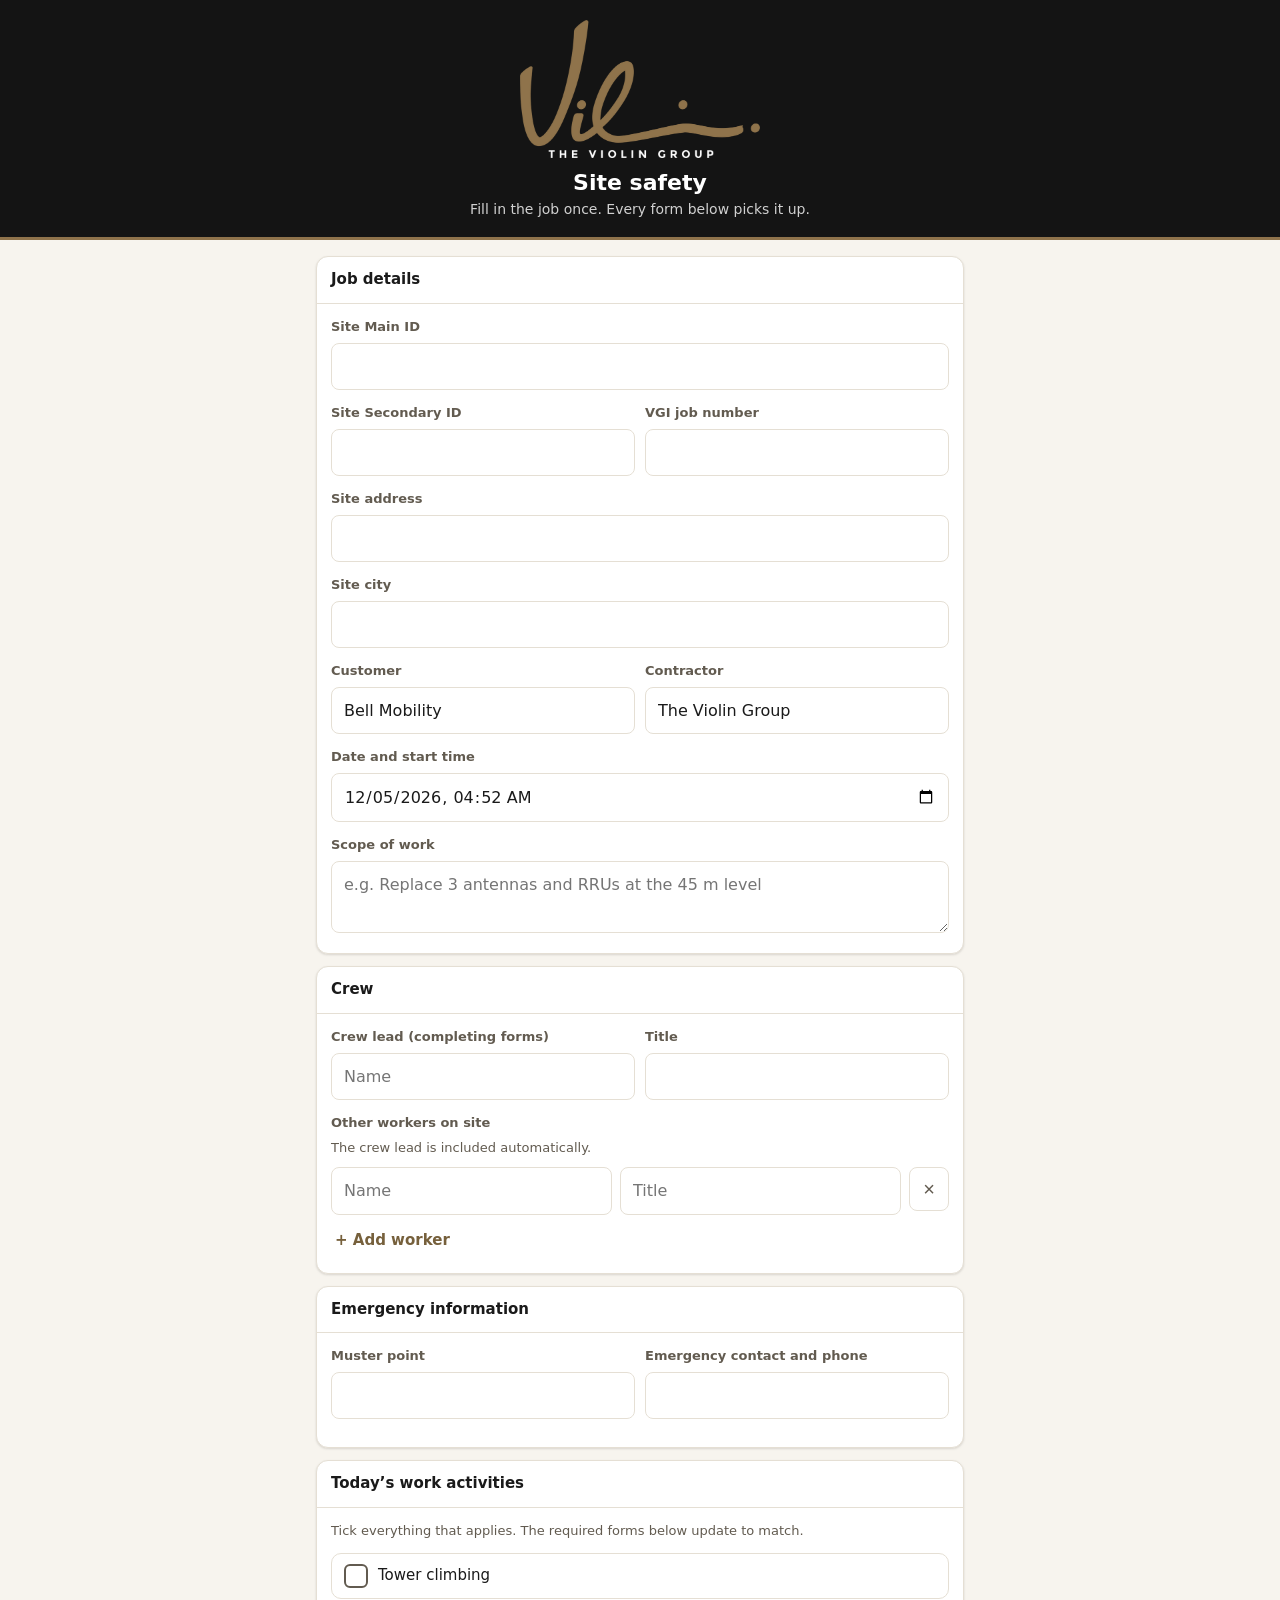
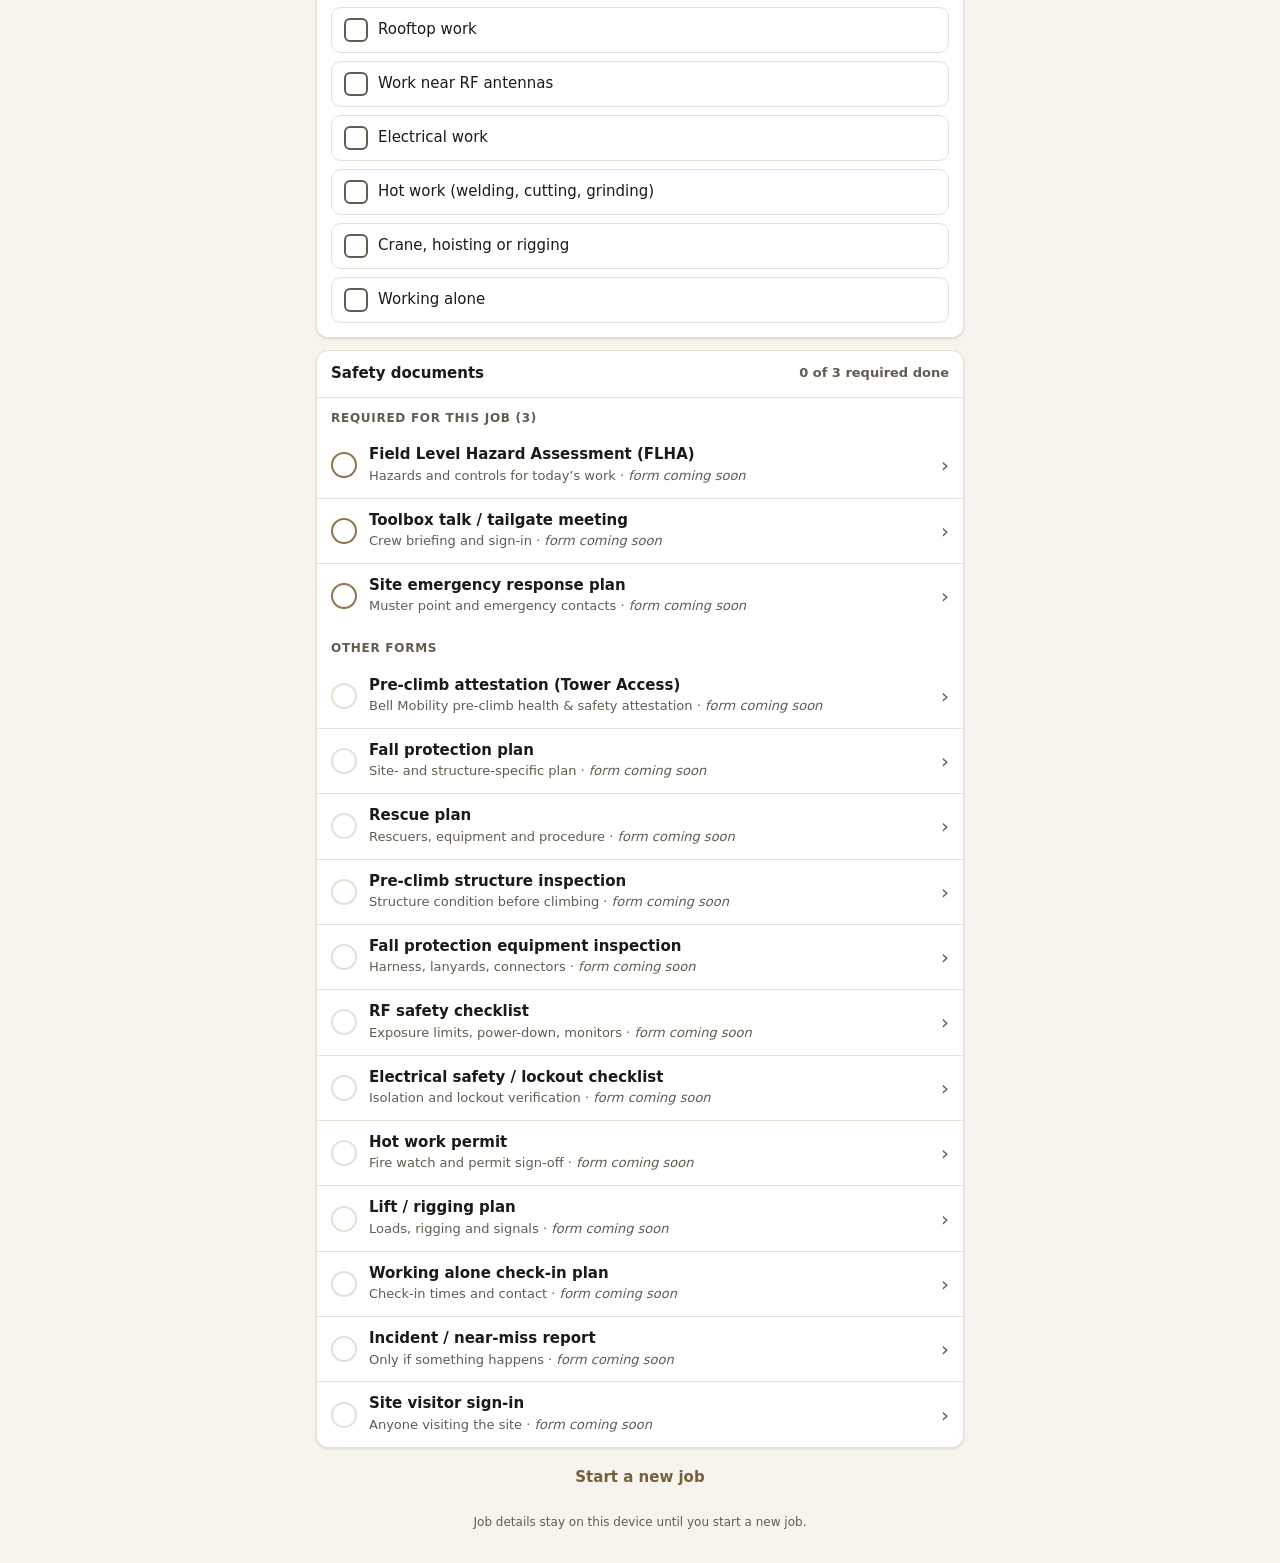
<file: index.html>
<!doctype html>
<html lang="en">
<head>
<meta charset="utf-8">
<meta name="viewport" content="width=device-width, initial-scale=1">
<title>Site Safety</title>
<!-- Sends the site's main address (…github.io/site-safety/) to the app's home page -->
<meta http-equiv="refresh" content="0; url=TheViolinGroupSafetyApp.html">
<script>location.replace('TheViolinGroupSafetyApp.html' + location.search + location.hash);</script>
</head>
<body><p><a href="TheViolinGroupSafetyApp.html">Open The Violin Group Safety App</a></p></body>
</html>
</file>
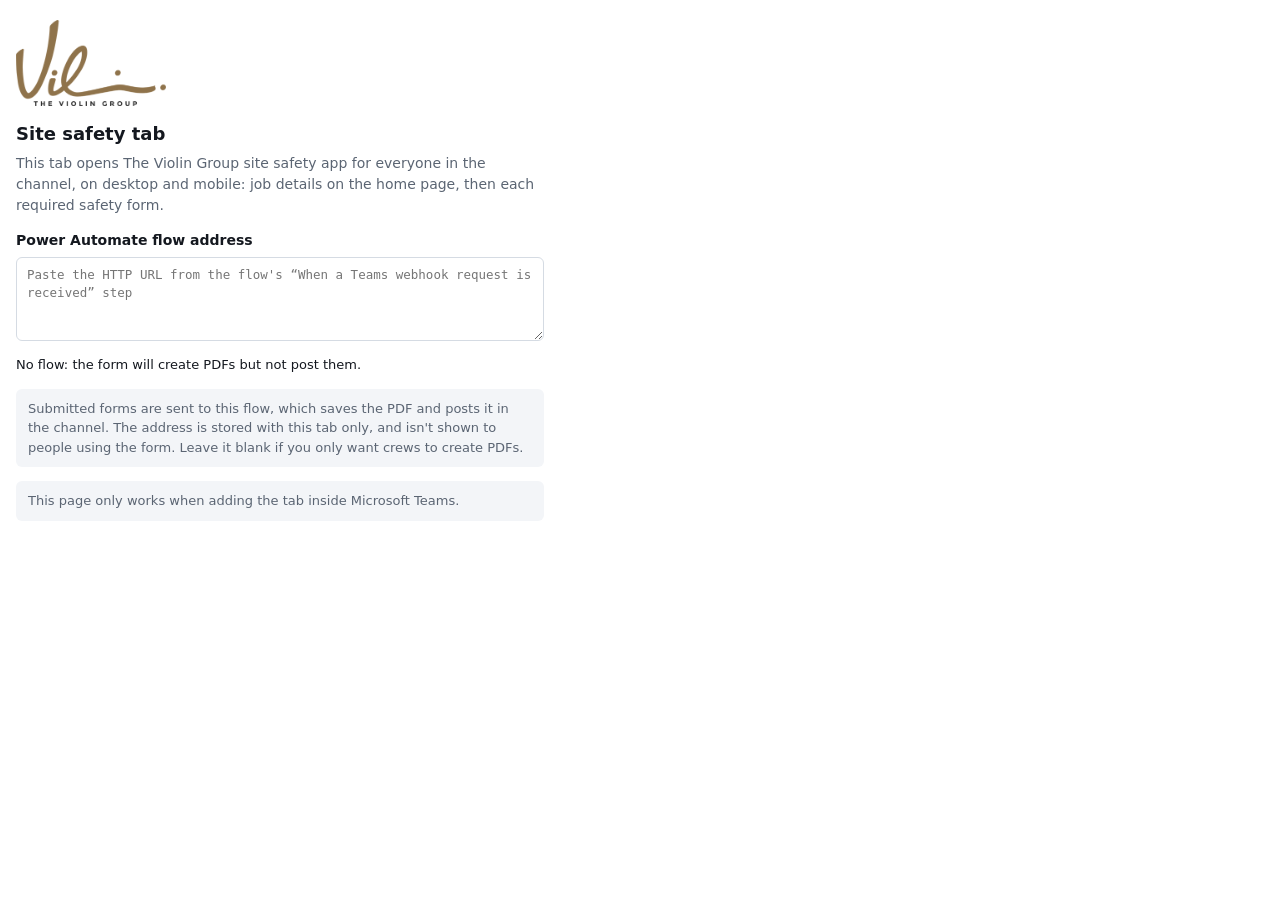
<file: config.html>
<!doctype html>
<html lang="en">
<head>
<meta charset="utf-8">
<meta name="viewport" content="width=device-width, initial-scale=1">
<title>Site Safety Tab Setup</title>
<style>
  :root {
    --bg: #ffffff; --ink: #14181f; --muted: #5b6573; --line: #d5dbe3; --field: #ffffff;
    --accent: #76603c; --ok: #1d7a46; --warn: #b3261e; --soft: #f3f5f8;
    color-scheme: light;
  }
  :root[data-theme="dark"] {
    --bg: #1f1f1f; --ink: #eef1f5; --muted: #a3acb9; --line: #3b4048; --field: #161819;
    --accent: #c9a874; --ok: #5fcf8d; --warn: #ff8a80; --soft: #26292e;
    color-scheme: dark;
  }
  @media (prefers-color-scheme: dark) {
    :root:not([data-theme="light"]) {
      --bg: #1f1f1f; --ink: #eef1f5; --muted: #a3acb9; --line: #3b4048; --field: #161819;
      --accent: #c9a874; --ok: #5fcf8d; --warn: #ff8a80; --soft: #26292e;
      color-scheme: dark;
    }
  }
  * { box-sizing: border-box; }
  body { margin: 0; background: var(--bg); color: var(--ink); font: 14px/1.5 "Segoe UI", system-ui, -apple-system, Roboto, sans-serif; }
  main { max-width: 560px; padding: 20px 16px; }
  h1 { font-size: 18px; margin: 0 0 6px; }
  p { margin: 0 0 14px; color: var(--muted); }
  label { display: block; font-weight: 600; margin: 0 0 6px; }
  textarea {
    width: 100%; min-height: 84px; resize: vertical; word-break: break-all;
    font: 12.5px/1.4 ui-monospace, Menlo, Consolas, monospace; color: var(--ink);
    background: var(--field); border: 1px solid var(--line); border-radius: 6px; padding: 8px 10px;
  }
  textarea:focus { outline: 2px solid var(--accent); outline-offset: 1px; }
  .msg { margin-top: 8px; font-size: 13px; }
  .msg.ok { color: var(--ok); }
  .msg.bad { color: var(--warn); }
  .note { background: var(--soft); border-radius: 6px; padding: 10px 12px; font-size: 13px; color: var(--muted); margin-top: 14px; }
  .outside { display: none; }
  .logo { width: 150px; height: auto; display: block; margin: 0 0 14px; }
  .logo.on-dark { display: none; }
  :root[data-theme="dark"] .logo.on-light { display: none; }
  :root[data-theme="dark"] .logo.on-dark { display: block; }
  @media (prefers-color-scheme: dark) {
    :root:not([data-theme="light"]) .logo.on-light { display: none; }
    :root:not([data-theme="light"]) .logo.on-dark { display: block; }
  }
  body.not-teams .outside { display: block; }
</style>
</head>
<body>
<main>
  <img class="logo on-light" src="logo-dark-text.png" alt="The Violin Group" width="720" height="415">
  <img class="logo on-dark" src="logo-light-text.png" alt="The Violin Group" width="720" height="415">
  <h1>Site safety tab</h1>
  <p>This tab opens The Violin Group site safety app for everyone in the channel, on desktop and mobile: job details on the home page, then each required safety form.</p>

  <label for="flow">Power Automate flow address</label>
  <textarea id="flow" spellcheck="false" autocapitalize="off" autocomplete="off" placeholder="Paste the HTTP URL from the flow's “When a Teams webhook request is received” step"></textarea>
  <div class="msg" id="msg"></div>

  <div class="note">Submitted forms are sent to this flow, which saves the PDF and posts it in the channel. The address is stored with this tab only, and isn't shown to people using the form. Leave it blank if you only want crews to create PDFs.</div>
  <div class="note outside">This page only works when adding the tab inside Microsoft Teams.</div>
</main>

<script src="https://res.cdn.office.net/teams-js/2.43.1/js/MicrosoftTeams.min.js"></script>
<script>
(function () {
  const FLOW_KEY = 'vgSafetyFlow.v1';
  const box = document.getElementById('flow'), msg = document.getElementById('msg');
  const formUrl = new URL('TheViolinGroupSafetyApp.html', location.href.split('#')[0].split('?')[0]).href;
  const valid = u => /^https:\/\/\S+$/i.test(u);

  // Pre-fill: an address already saved on this tab (when editing the tab), or on this device
  const m = (location.hash + '&' + location.search).match(/[#?&]flow=([^&]+)/);
  let pre = m ? decodeURIComponent(m[1]) : '';
  if (!pre) { try { pre = localStorage.getItem(FLOW_KEY) || ''; } catch (e) {} }
  box.value = pre;

  function state() {
    const u = box.value.trim();
    const ok = !u || valid(u);
    msg.className = 'msg ' + (u ? (ok ? 'ok' : 'bad') : '');
    msg.textContent = !u ? 'No flow: the form will create PDFs but not post them.'
      : ok ? 'Looks good. Click Save to add the tab.'
      : 'That doesn’t look right. It should start with https:// and be copied in full.';
    return ok;
  }

  const mt = window.microsoftTeams;
  if (!mt || !mt.app) { document.body.classList.add('not-teams'); state(); return; }

  mt.app.initialize().then(async () => {
    try {
      const ctx = await mt.app.getContext();
      const t = ctx && ctx.app && ctx.app.theme;
      if (t) document.documentElement.setAttribute('data-theme', t === 'default' ? 'light' : 'dark');
    } catch (e) {}

    const update = () => mt.pages.config.setValidityState(state());
    box.addEventListener('input', update);
    update();

    mt.pages.config.registerOnSaveHandler(saveEvent => {
      const u = box.value.trim();
      const contentUrl = u ? formUrl + '#flow=' + encodeURIComponent(u) : formUrl;
      mt.pages.config.setConfig({
        entityId: 'vg-site-safety',
        contentUrl,
        websiteUrl: formUrl,
        suggestedDisplayName: 'Site Safety'
      }).then(() => {
        if (u) { try { localStorage.setItem(FLOW_KEY, u); } catch (e) {} }
        saveEvent.notifySuccess();
      }).catch(err => saveEvent.notifyFailure(String(err && err.message || err)));
    });
    mt.app.notifySuccess();
  }).catch(() => { document.body.classList.add('not-teams'); state(); });
})();
</script>
</body>
</html>
</file>
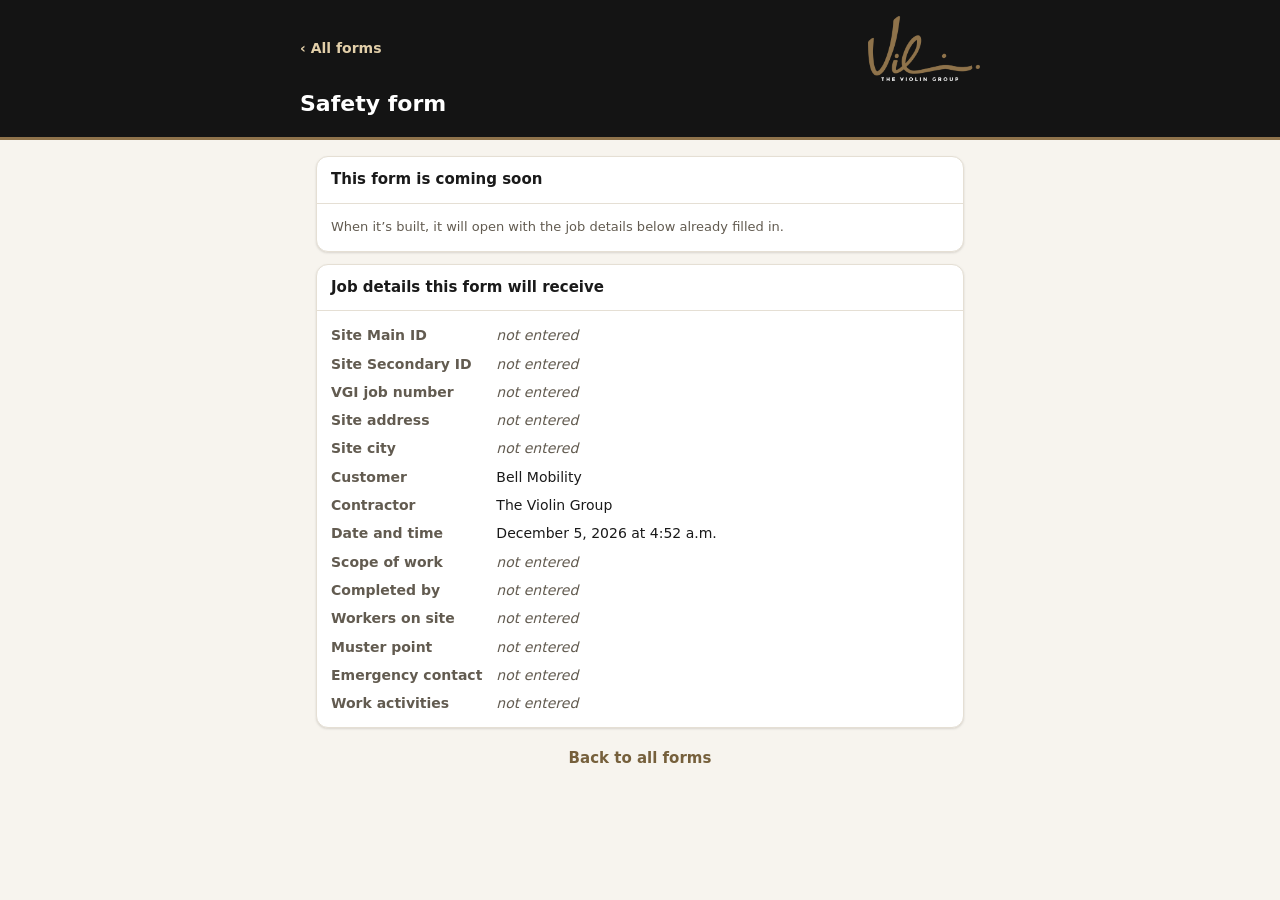
<file: form.html>
<!doctype html>
<html lang="en">
<head>
<meta charset="utf-8">
<meta name="viewport" content="width=device-width, initial-scale=1, viewport-fit=cover">
<title>Safety Form</title>
<meta name="theme-color" content="#141414">
<link rel="stylesheet" href="app.css">
<style>
  dl { margin: 0; display: grid; grid-template-columns: max-content 1fr; gap: 8px 14px; font-size: 14px; }
  dt { color: var(--muted); font-weight: 600; }
  dd { margin: 0; word-break: break-word; }
  .empty { color: var(--muted); font-style: italic; }
  @media (max-width: 420px) { dl { grid-template-columns: 1fr; gap: 2px; } dd { margin-bottom: 8px; } }
</style>
</head>
<body>
<!-- Placeholder shown for any form that hasn't been built yet. Shows the job details the form will receive. -->
<header class="top">
  <div class="in">
    <div class="bar-row">
      <a class="back" href="TheViolinGroupSafetyApp.html">‹ All forms</a>
      <img class="logo" src="logo-light-text.png" alt="The Violin Group" width="720" height="415">
    </div>
    <h1 id="title">Safety form</h1>
    <p id="desc"></p>
  </div>
</header>
<main>
  <section class="card">
    <h2>This form is coming soon</h2>
    <div class="pad"><p class="note" style="margin:0">When it’s built, it will open with the job details below already filled in.</p></div>
  </section>
  <section class="card">
    <h2>Job details this form will receive</h2>
    <div class="pad"><dl id="info"></dl></div>
  </section>
  <div style="text-align:center"><a class="btn link" href="TheViolinGroupSafetyApp.html" style="display:inline-flex;align-items:center;text-decoration:none">Back to all forms</a></div>
</main>
<script src="docs.js"></script>
<script src="app.js"></script>
<script>
(function () {
  const { Job, fmt, esc } = SafetyApp;
  const id = new URLSearchParams(location.search).get('doc');
  const d = SafetyApp.doc(id);
  if (d) { document.getElementById('title').textContent = d.title; document.getElementById('desc').textContent = d.desc || ''; document.title = d.title; }
  const j = Job.get();
  const acts = SafetyApp.activities().filter(a => j.activities.includes(a.id)).map(a => a.label).join(', ');
  const workers = Job.workers(j).map(w => w.title ? `${w.name} (${w.title})` : w.name).join('; ');
  const rows = [
    ['Site Main ID', j.site], ['Site Secondary ID', j.siteSecondary], ['VGI job number', j.jobNo],
    ['Site address', j.address], ['Site city', j.city], ['Customer', j.customer], ['Contractor', j.contractor],
    ['Date and time', fmt.when(j.when)], ['Scope of work', j.scope],
    ['Completed by', [j.leadName, j.leadTitle].filter(Boolean).join(', ')], ['Workers on site', workers],
    ['Muster point', j.musterPoint], ['Emergency contact', j.emergencyContact],
    ['Work activities', acts]
  ];
  document.getElementById('info').innerHTML = rows.map(([k, v]) =>
    `<dt>${esc(k)}</dt><dd>${v ? esc(v) : '<span class="empty">not entered</span>'}</dd>`).join('');
  SafetyApp.initTeams();
})();
</script>
</body>
</html>
</file>
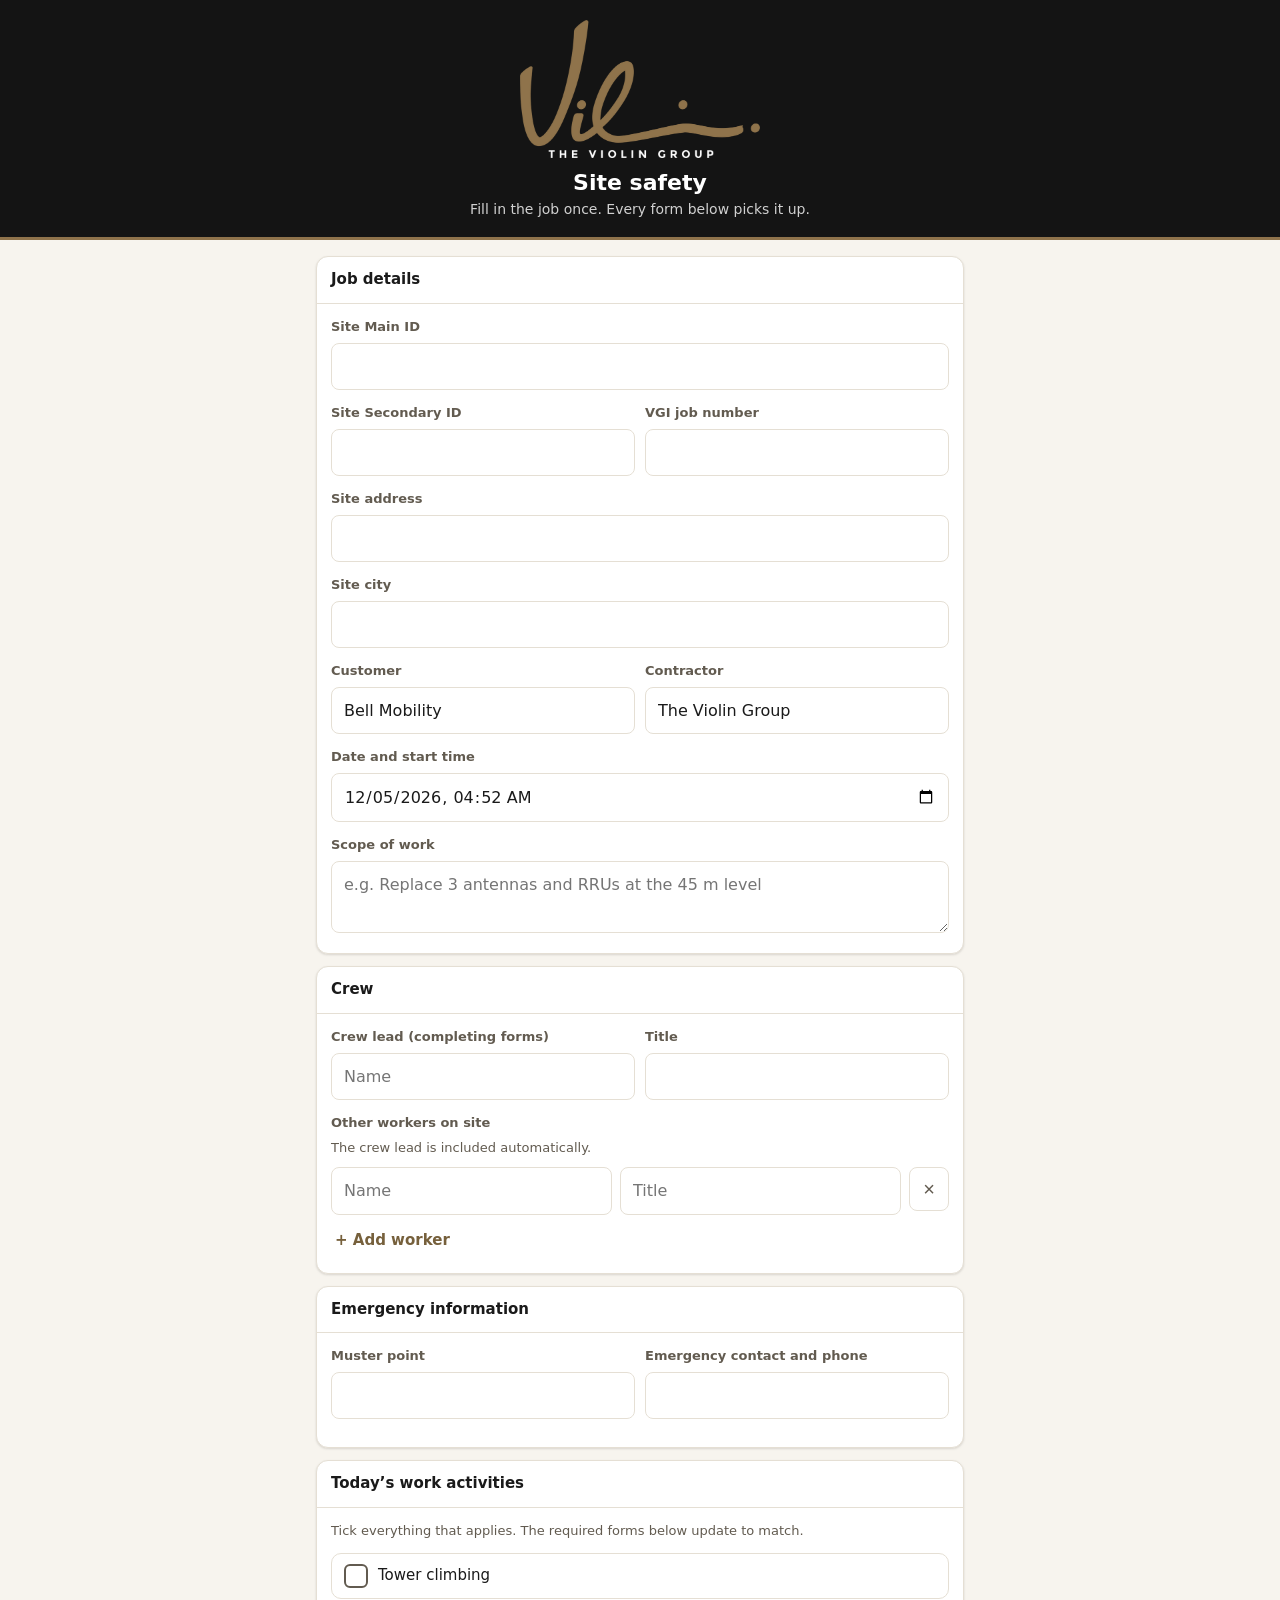
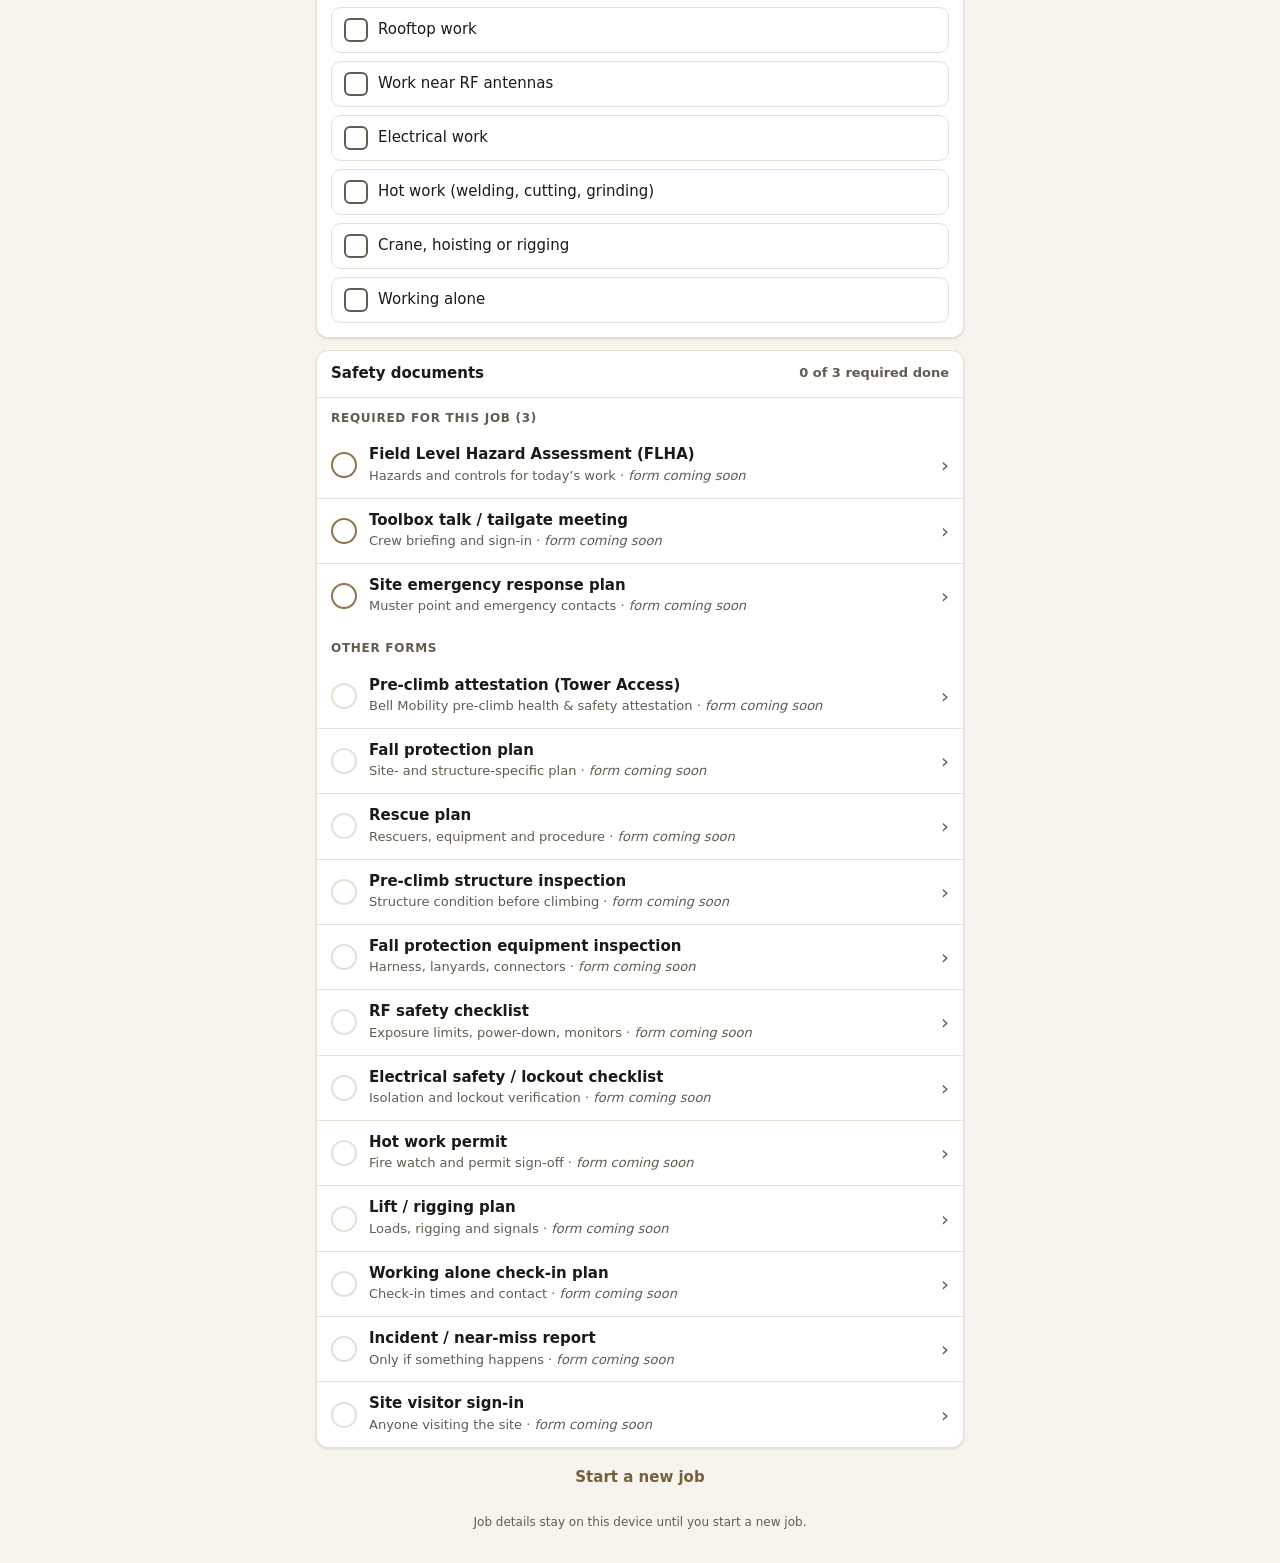
<file: TheViolinGroupSafetyApp.html>
<!doctype html>
<html lang="en">
<head>
<meta charset="utf-8">
<meta name="viewport" content="width=device-width, initial-scale=1, viewport-fit=cover">
<title>Site Safety</title>
<meta name="theme-color" content="#141414">
<link rel="stylesheet" href="app.css">
<style>
  /* Worker row: phones = name on its own line, title + remove below; wider screens = one line */
  .worker { display: grid; grid-template-columns: 1fr 40px; gap: 8px; align-items: start; padding-bottom: 10px; margin-bottom: 10px; border-bottom: 1px solid var(--line); }
  .worker .namepick { grid-column: 1 / -1; }
  @media (min-width: 560px) { .worker { grid-template-columns: 1fr 1fr 40px; border-bottom: 0; padding-bottom: 0; margin-bottom: 8px; } .worker .namepick { grid-column: auto; } }
  .worker input, .worker select { min-height: 44px; }
  .lead-note { font-size: 13px; color: var(--muted); margin: 0 0 10px; }

  /* Dropdowns (customer, staff) */
  select {
    width: 100%; font: inherit; font-size: 16px; color: var(--ink); background-color: var(--field);
    border: 1px solid var(--line); border-radius: 8px; padding: 11px 36px 11px 12px; min-height: 46px;
    appearance: none; -webkit-appearance: none;
    background-image: linear-gradient(45deg, transparent 50%, var(--muted) 50%), linear-gradient(135deg, var(--muted) 50%, transparent 50%);
    background-position: calc(100% - 18px) 50%, calc(100% - 13px) 50%; background-size: 5px 5px; background-repeat: no-repeat;
  }
  select:focus { outline: 2px solid var(--accent); outline-offset: 1px; border-color: var(--accent); }
  .invalid select { border-color: var(--warn); background-color: var(--warn-soft); }
  .namepick, .custpick { display: grid; gap: 8px; min-width: 0; }
  .namepick input[hidden], .custpick input[hidden], .namepick select[hidden], .custpick select[hidden] { display: none; }

  /* Site Main ID lookup result */
  .lookup { font-size: 14px; border-radius: 8px; padding: 10px 12px; margin-top: 8px; background: var(--accent-soft); }
  .lookup[hidden] { display: none; }
  .lookup.ok { background: var(--ok-soft); }
  .lookup.ok b { color: var(--ok); }
  .lookup.none { background: var(--bg); color: var(--muted); }
  .lookup .pickjob { display: grid; gap: 6px; margin-top: 8px; }
  .lookup .pickjob button {
    font: inherit; font-size: 14px; text-align: left; padding: 9px 12px; border-radius: 8px; cursor: pointer;
    border: 1px solid var(--line); background: var(--card); color: var(--ink);
  }
  .lookup .pickjob button b { display: block; }
  .lookup .pickjob button small { color: var(--muted); }
  .lookup .pickjob button.on { border-color: var(--gold); box-shadow: inset 0 0 0 1px var(--gold); }
  .filled input { background: var(--accent-soft); }

  /* Work activities */
  .acts-list { display: grid; gap: 8px; }
  .act {
    display: flex; gap: 10px; align-items: center; padding: 10px 12px; border: 1px solid var(--line);
    border-radius: 10px; cursor: pointer; user-select: none; -webkit-tap-highlight-color: transparent; font-size: 15px;
  }
  .act input { position: absolute; opacity: 0; pointer-events: none; }
  .act .box { flex: 0 0 24px; height: 24px; border: 2px solid var(--muted); border-radius: 6px; display: grid; place-items: center; }
  .act .box svg { width: 16px; height: 16px; stroke: #fff; stroke-width: 3; fill: none; opacity: 0; }
  .act.on { border-color: var(--gold); background: var(--accent-soft); }
  .act.on .box { background: var(--gold); border-color: var(--gold); }
  .act.on .box svg { opacity: 1; stroke: #fff; }
  .act:focus-within { outline: 2px solid var(--accent); outline-offset: 1px; }

  /* Document list */
  .group { font-size: 12px; font-weight: 700; letter-spacing: .06em; text-transform: uppercase; color: var(--muted); padding: 12px 14px 6px; }
  .doc {
    display: flex; gap: 12px; align-items: center; padding: 12px 14px; border-top: 1px solid var(--line);
    color: inherit; text-decoration: none; -webkit-tap-highlight-color: transparent;
  }
  .group + .doc { border-top: 0; }
  .doc:hover { background: var(--bg); }
  .doc:focus-visible { outline: 2px solid var(--accent); outline-offset: -2px; }
  .doc .st { flex: 0 0 26px; height: 26px; border-radius: 50%; border: 2px solid var(--line); display: grid; place-items: center; }
  .doc .st svg { width: 15px; height: 15px; stroke: #fff; stroke-width: 3; fill: none; display: none; }
  .doc.req .st { border-color: var(--gold); }
  .doc.done .st { background: var(--ok); border-color: var(--ok); }
  .doc.done .st svg { display: block; }
  .doc .t { flex: 1; min-width: 0; }
  .doc .t b { display: block; font-size: 15px; font-weight: 600; line-height: 1.3; }
  .doc .t small { display: block; font-size: 13px; color: var(--muted); margin-top: 2px; }
  .doc .t .soon { font-style: italic; }
  .tag { flex: 0 0 auto; font-size: 12px; font-weight: 700; border-radius: 999px; padding: 3px 9px; white-space: nowrap; }
  .tag.done { color: var(--ok); background: var(--ok-soft); }
  .chev { color: var(--muted); font-size: 20px; line-height: 1; }
  .gate { display: none; margin: 0 14px 4px; padding: 10px 12px; border-radius: 8px; background: var(--warn-soft); font-size: 14px; }
  .gate.show { display: block; }

  /* Company data status line */
  .data-status { font-size: 13px; color: var(--muted); margin: 0 0 14px; display: flex; align-items: baseline; gap: 8px; }
  .data-status[hidden] { display: none; }
  .data-status .msg { flex: 1 1 auto; min-width: 0; }
  .data-status .dot { width: 8px; height: 8px; border-radius: 50%; background: var(--line); flex: 0 0 8px; align-self: center; }
  .data-status.ok .dot { background: var(--ok); }
  .data-status.warn .dot { background: var(--gold); }
  .data-status.bad .dot { background: var(--warn); }
  .data-status .btn.link { min-height: 28px; font-size: 13px; padding: 0 2px; }
</style>
</head>
<body>
<header class="top home">
  <div class="in">
    <img class="logo" src="logo-light-text.png" alt="The Violin Group" width="720" height="415">
    <h1>Site safety</h1>
    <p>Fill in the job once. Every form below picks it up.</p>
  </div>
</header>

<main>
  <div class="banner" id="staleBanner" hidden>
    <span id="staleText"></span>
    <button type="button" class="btn" id="staleNew">Start a new job</button>
  </div>

  <section class="card" id="jobCard">
    <h2>Job details</h2>
    <div class="pad">
      <p class="data-status" id="dataStatus" hidden aria-live="polite"></p>
      <div class="field" data-req="site">
        <label class="f" for="site">Site Main ID</label>
        <input type="text" id="site" data-k="site" autocomplete="off" autocapitalize="characters" spellcheck="false">
        <div class="err">Enter the Site Main ID.</div>
        <div class="lookup" id="lookup" hidden aria-live="polite"></div>
      </div>
      <div class="grid2">
        <div class="field site-detail">
          <label class="f" for="siteSecondary">Site Secondary ID</label>
          <input type="text" id="siteSecondary" data-k="siteSecondary" autocomplete="off">
        </div>
        <div class="field site-detail">
          <label class="f" for="jobNo">VGI job number</label>
          <input type="text" id="jobNo" data-k="jobNo" autocomplete="off">
        </div>
      </div>
      <div class="field site-detail">
        <label class="f" for="address">Site address</label>
        <input type="text" id="address" data-k="address" autocomplete="off">
      </div>
      <div class="field site-detail">
        <label class="f" for="city">Site city</label>
        <input type="text" id="city" data-k="city" autocomplete="off">
      </div>
      <div class="grid2">
        <div class="field">
          <label class="f" for="customerSel">Customer</label>
          <div class="custpick" id="customerCtl"></div>
        </div>
        <div class="field">
          <label class="f" for="contractor">Contractor</label>
          <input type="text" id="contractor" data-k="contractor" autocomplete="organization">
        </div>
      </div>
      <div class="field" data-req="when">
        <label class="f" for="when">Date and start time</label>
        <input type="datetime-local" id="when" data-k="when">
        <div class="err">Enter the date and time.</div>
      </div>
      <div class="field">
        <label class="f" for="scope">Scope of work</label>
        <textarea id="scope" data-k="scope" placeholder="e.g. Replace 3 antennas and RRUs at the 45 m level"></textarea>
      </div>
    </div>
  </section>

  <section class="card" id="crewCard">
    <h2>Crew <span class="count" id="crewCount"></span></h2>
    <div class="pad">
      <div class="grid2">
        <div class="field" data-req="leadName">
          <label class="f" for="leadSel">Crew lead (completing forms)</label>
          <div id="leadCtl"></div>
          <div class="err">Enter the crew lead.</div>
        </div>
        <div class="field">
          <label class="f" for="leadTitle">Title</label>
          <input type="text" id="leadTitle" data-k="leadTitle" autocomplete="organization-title">
        </div>
      </div>
      <label class="f">Other workers on site</label>
      <p class="lead-note">The crew lead is included automatically.</p>
      <div id="crew"></div>
      <button type="button" class="btn link" id="addWorker">+ Add worker</button>
    </div>
  </section>

  <section class="card">
    <h2>Emergency information</h2>
    <div class="pad">
      <div class="grid2">
        <div class="field">
          <label class="f" for="musterPoint">Muster point</label>
          <input type="text" id="musterPoint" data-k="musterPoint" autocomplete="off">
        </div>
        <div class="field">
          <label class="f" for="emergencyContact">Emergency contact and phone</label>
          <input type="text" id="emergencyContact" data-k="emergencyContact" autocomplete="off">
        </div>
      </div>
    </div>
  </section>

  <section class="card">
    <h2>Today’s work activities</h2>
    <div class="pad">
      <p class="hint">Tick everything that applies. The required forms below update to match.</p>
      <div class="acts-list" id="activities"></div>
    </div>
  </section>

  <section class="card" id="docsCard">
    <h2>Safety documents <span class="count" id="docCount"></span></h2>
    <div class="gate" id="gate">Fill in the Site Main ID, date and crew lead above before opening a form.</div>
    <div id="docs"></div>
  </section>

  <div style="text-align:center;margin-top:8px">
    <button type="button" class="btn link" id="newJob">Start a new job</button>
  </div>
  <p class="foot">Job details stay on this device until you start a new job.</p>
</main>

<dialog id="dlgNew">
  <div class="pad">
    <h3>Start a new job?</h3>
    <p class="note" style="margin:0">This clears the job details, crew and form status on this device. Forms already submitted aren’t affected.</p>
  </div>
  <div class="acts">
    <button type="button" class="btn danger" id="confirmNew">Clear and start a new job</button>
    <button type="button" class="btn" id="cancelNew">Cancel</button>
  </div>
</dialog>

<script src="docs.js"></script>
<script src="settings.js"></script>
<script src="app.js"></script>
<script src="data.js"></script>
<script>
(function () {
  const { Job, fmt, esc } = SafetyApp;
  // If data.js is missing (e.g. not uploaded), carry on with everything typed by hand
  const Data = SafetyApp.Data || { state: 'off', jobs: [], years: [], staff: [], customers: [], updatedAt: null, offline: false,
    ready: () => false, findSite: () => null, findStaff: () => null, onChange(fn) { fn(this); }, start() {}, refresh() {} };
  const $ = id => document.getElementById(id);
  const TICK = '<svg viewBox="0 0 24 24"><path d="M5 12.5l4.5 4.5L19 7.5" stroke-linecap="round" stroke-linejoin="round"/></svg>';
  const OTHER = '__other';
  let job = Job.get();
  const persist = () => Job.save(job);
  const fire = el => el.dispatchEvent(new Event('input', { bubbles: true }));

  /* ---------- Plain job fields ---------- */
  const fields = [...document.querySelectorAll('[data-k]')];
  function fillFields() { fields.forEach(el => { el.value = job[el.dataset.k] || ''; }); }
  fields.forEach(el => el.addEventListener('input', () => {
    job[el.dataset.k] = el.value;
    const f = el.closest('[data-req]'); if (f) f.classList.remove('invalid');
    const d = el.closest('.site-detail'); if (d && job.auto && el.value !== job.auto[el.dataset.k]) d.classList.remove('filled');
    if (!Job.missing(job).length) $('gate').classList.remove('show');
    persist(); updateStale(); updateCrewCount();
  }));

  /* ---------- Site Main ID lookup (job sheets, newest year first) ---------- */
  const SITE_FIELDS = ['siteSecondary', 'jobNo', 'address', 'city'];
  const FROM = { siteSecondary: 'secondaryId', jobNo: 'jobNo', address: 'address', city: 'city' };
  function applyJob(m) {
    SITE_FIELDS.forEach(k => { job[k] = m[FROM[k]] || ''; $(k).value = job[k]; $(k).closest('.site-detail').classList.add('filled'); });
    job.siteYear = String(m.year || '');
    job.auto = { mainId: job.site.trim(), siteSecondary: job.siteSecondary, jobNo: job.jobNo, address: job.address, city: job.city };
    persist();
  }
  function clearAuto() {
    // The ID changed: clear the details that came from the old ID, unless someone edited them
    if (!job.auto) return;
    SITE_FIELDS.forEach(k => { if (job[k] === job.auto[k]) { job[k] = ''; $(k).value = ''; } $(k).closest('.site-detail').classList.remove('filled'); });
    job.auto = null; job.siteYear = ''; persist();
  }
  function lookup(final) {
    const box = $('lookup'), id = (job.site || '').trim();
    if (!id || !Data.ready()) { box.hidden = true; return; }
    const r = Data.findSite(id);
    const sameAsAuto = job.auto && job.auto.mainId.toLowerCase() === id.toLowerCase();
    if (!r) {
      box.dataset.key = '';
      if (job.auto && !sameAsAuto) clearAuto();
      if (!final) { box.hidden = true; return; }
      box.hidden = false; box.className = 'lookup none';
      box.textContent = `No job found for “${id}” in ${Data.years.length ? Data.years.join(', ') : 'the job sheets'}. Fill in the site details below.`;
      return;
    }
    if (job.auto && !sameAsAuto) clearAuto();
    // Same result already showing: leave it alone, so a tap on a job button isn't lost to a redraw
    const key = [id.toLowerCase(), r.year, r.matches.map(m => m.row).join(','), job.auto ? job.auto.jobNo : ''].join('|');
    if (!box.hidden && box.dataset.key === key && (r.matches.length > 1 || sameAsAuto)) return;
    box.dataset.key = key;
    box.hidden = false; box.innerHTML = '';
    if (r.matches.length === 1) {
      const m = r.matches[0];
      if (!sameAsAuto) applyJob(m);
      box.className = 'lookup ok';
      box.innerHTML = `<b>Found in Job Information ${esc(r.year)}</b> · ${esc(m.jobNo || 'no job number')}. Site details filled in below.`;
      SITE_FIELDS.forEach(k => $(k).closest('.site-detail').classList.toggle('filled', !!job.auto && job[k] === job.auto[k] && !!job[k]));
      return;
    }
    box.className = 'lookup';
    const chosen = sameAsAuto ? r.matches.find(m => m.jobNo === job.auto.jobNo) : null;
    box.appendChild(document.createTextNode(`${r.matches.length} jobs for ${id} in Job Information ${r.year}. ${chosen ? 'Using the one marked below.' : 'Pick the right one:'}`));
    const list = document.createElement('div'); list.className = 'pickjob';
    r.matches.forEach(m => {
      const b = document.createElement('button'); b.type = 'button';
      if (chosen === m) b.className = 'on';
      b.innerHTML = `<b>${esc(m.jobNo || 'No job number')}</b><small>${esc([m.address, m.city].filter(Boolean).join(', ') || 'No address listed')}${m.secondaryId ? ' · ' + esc(m.secondaryId) : ''}</small>`;
      b.addEventListener('click', () => { applyJob(m); lookup(true); });
      list.appendChild(b);
    });
    box.appendChild(list);
  }
  let lookTimer;
  $('site').addEventListener('input', () => { clearTimeout(lookTimer); lookTimer = setTimeout(() => lookup(false), 300); });
  $('site').addEventListener('change', () => { clearTimeout(lookTimer); lookup(true); });
  $('site').addEventListener('keydown', e => { if (e.key === 'Enter') { e.preventDefault(); clearTimeout(lookTimer); lookup(true); } });

  /* ---------- Dropdowns ---------- */
  const listReady = list => Data.ready() && list.length > 0;
  function option(sel, value, label) { const o = document.createElement('option'); o.value = value; o.textContent = label; sel.appendChild(o); return o; }

  // Customer: dropdown from the Customer List, plus "Other" to type one in
  function renderCustomer() {
    const host = $('customerCtl'); host.innerHTML = '';
    const input = document.createElement('input'); input.type = 'text'; input.id = 'customer'; input.autocomplete = 'off'; input.placeholder = 'Customer name';
    input.value = job.customer || '';
    input.addEventListener('input', () => { job.customer = input.value; persist(); });
    if (!listReady(Data.customers)) { input.id = 'customerSel'; host.appendChild(input); return; }
    const sel = document.createElement('select'); sel.id = 'customerSel';
    option(sel, '', 'Choose a customer');
    Data.customers.forEach(c => option(sel, c, c));
    option(sel, OTHER, 'Other (type it in)');
    const known = Data.customers.find(c => c.toLowerCase() === (job.customer || '').trim().toLowerCase());
    sel.value = known || (job.customer ? OTHER : '');
    input.hidden = sel.value !== OTHER;
    sel.addEventListener('change', () => {
      if (sel.value === OTHER) { input.hidden = false; input.value = ''; job.customer = ''; input.focus(); }
      else { input.hidden = true; job.customer = sel.value; }
      persist();
    });
    host.append(sel, input);
  }

  // A person: dropdown from the Staff List, plus "Someone else" to type a name (subcontractors, visitors)
  function namePicker(opts) {
    const wrap = document.createElement('div'); wrap.className = 'namepick';
    const input = document.createElement('input'); input.type = 'text'; input.autocomplete = 'off';
    input.placeholder = 'Name'; input.setAttribute('aria-label', opts.label);
    input.value = opts.value || '';
    input.addEventListener('input', () => opts.onPick(input.value, null));
    if (!listReady(Data.staff)) { if (opts.id) input.id = opts.id; wrap.appendChild(input); return wrap; }
    const sel = document.createElement('select'); if (opts.id) sel.id = opts.id;
    sel.setAttribute('aria-label', opts.label);
    option(sel, '', 'Choose a person');
    Data.staff.forEach(p => option(sel, p.name, p.name));
    option(sel, OTHER, 'Someone else (type the name)');
    const known = Data.findStaff(opts.value);
    sel.value = known ? known.name : (opts.value ? OTHER : '');
    input.hidden = sel.value !== OTHER;
    sel.addEventListener('change', () => {
      if (sel.value === OTHER) { input.hidden = false; input.value = ''; opts.onPick('', null); input.focus(); }
      else { input.hidden = true; const p = Data.findStaff(sel.value); opts.onPick(sel.value, p ? p.title : ''); }
    });
    wrap.append(sel, input);
    return wrap;
  }

  function renderLead() {
    const host = $('leadCtl'); host.innerHTML = '';
    host.appendChild(namePicker({
      id: 'leadSel', label: 'Crew lead', value: job.leadName,
      onPick(name, title) {
        job.leadName = name;
        if (title !== null) { job.leadTitle = title; $('leadTitle').value = title; }
        $('leadCtl').closest('[data-req]').classList.remove('invalid');
        if (!Job.missing(job).length) $('gate').classList.remove('show');
        persist(); updateCrewCount(); updateStale();
      }
    }));
  }

  /* ---------- Crew ---------- */
  function addWorker(w, focus) {
    w = { name: (w && w.name) || '', title: (w && w.title) || '' };
    const row = document.createElement('div');
    row.className = 'worker'; row._w = w;
    const t = document.createElement('input'); t.type = 'text'; t.placeholder = 'Title'; t.setAttribute('aria-label', 'Worker title'); t.value = w.title;
    t.addEventListener('input', () => { w.title = t.value; readCrew(); });
    const picker = namePicker({ label: 'Worker name', value: w.name, onPick(name, title) { w.name = name; if (title !== null) { w.title = title; t.value = title; } readCrew(); } });
    const x = document.createElement('button'); x.type = 'button'; x.className = 'icon-btn'; x.setAttribute('aria-label', 'Remove worker'); x.textContent = '×';
    x.addEventListener('click', () => { row.remove(); if (!$('crew').children.length) addWorker(); readCrew(); });
    row.append(picker, t, x);
    $('crew').appendChild(row);
    if (focus) (picker.querySelector('select') || picker.querySelector('input')).focus();
  }
  function readCrew() {
    job.crew = [...$('crew').children].map(r => ({ name: r._w.name.trim(), title: r._w.title.trim() })).filter(w => w.name || w.title);
    persist(); updateCrewCount();
  }
  function fillCrew() {
    $('crew').innerHTML = '';
    (job.crew.length ? job.crew : [null]).forEach(w => addWorker(w));
  }
  function updateCrewCount() {
    const n = Job.workers(job).filter(w => w.name).length;
    $('crewCount').textContent = n ? `${n} on site` : '';
  }

  /* ---------- Activities ---------- */
  function buildActivities() {
    const host = $('activities'); host.innerHTML = '';
    SafetyApp.activities().forEach(a => {
      const lab = document.createElement('label');
      lab.className = 'act';
      lab.innerHTML = `<input type="checkbox"><span class="box">${TICK}</span><span></span>`;
      lab.lastChild.textContent = a.label;
      const cb = lab.querySelector('input');
      cb.checked = job.activities.includes(a.id);
      lab.classList.toggle('on', cb.checked);
      cb.addEventListener('change', () => {
        lab.classList.toggle('on', cb.checked);
        job.activities = SafetyApp.activities().map(x => x.id).filter(id => id === a.id ? cb.checked : job.activities.includes(id));
        persist(); renderDocs();
      });
      host.appendChild(lab);
    });
  }

  /* ---------- Documents ---------- */
  function docRow(d) {
    const req = Job.isRequired(job, d), done = job.done[d.id];
    const a = document.createElement('a');
    a.className = 'doc' + (done ? ' done' : req ? ' req' : '');
    a.href = SafetyApp.docHref(d);
    const tag = done ? `<span class="tag done">Done ${esc(fmt.time(done.at))}</span>` : '';
    a.innerHTML = `<span class="st">${TICK}</span>
      <span class="t"><b>${esc(d.title)}</b><small>${esc(d.desc || '')}${d.page ? '' : ' · <span class="soon">form coming soon</span>'}</small></span>
      ${tag}<span class="chev" aria-hidden="true">›</span>`;
    a.addEventListener('click', e => {
      const miss = Job.missing(job);
      if (!miss.length) return;
      e.preventDefault();
      $('gate').classList.add('show');
      miss.forEach(k => document.querySelector(`[data-req="${k}"]`).classList.add('invalid'));
      document.querySelector(`[data-req="${miss[0]}"]`).scrollIntoView({ behavior: 'smooth', block: 'center' });
    });
    return a;
  }
  function renderDocs() {
    const all = SafetyApp.docs();
    const req = all.filter(d => Job.isRequired(job, d));
    const other = all.filter(d => !Job.isRequired(job, d));
    const host = $('docs'); host.innerHTML = '';
    const group = (label, list) => {
      if (!list.length) return;
      const g = document.createElement('div'); g.className = 'group'; g.textContent = label; host.appendChild(g);
      list.forEach(d => host.appendChild(docRow(d)));
    };
    group(`Required for this job (${req.length})`, req);
    group('Other forms', other);
    const k = req.filter(d => job.done[d.id]).length;
    $('docCount').textContent = `${k} of ${req.length} required done`;
    $('docCount').classList.toggle('done', req.length > 0 && k === req.length);
  }

  /* ---------- Old job reminder ---------- */
  function updateStale() {
    const day = (job.when || '').slice(0, 10);
    const today = SafetyApp.localDate(new Date());
    const hasData = job.site || job.leadName || Object.keys(job.done).length;
    const stale = hasData && day && day < today;
    $('staleBanner').hidden = !stale;
    if (stale) $('staleText').textContent = `These job details are from ${fmt.day(day)}. Working a different job today?`;
  }

  /* ---------- New job ---------- */
  function newJob() {
    const keepLead = { leadName: job.leadName, leadTitle: job.leadTitle };
    job = Job.blank();
    Object.assign(job, keepLead); // the same person usually starts the next job
    persist(); renderAll();
    window.scrollTo({ top: 0, behavior: 'smooth' });
  }
  const openNew = () => $('dlgNew').showModal();
  $('newJob').addEventListener('click', openNew);
  $('staleNew').addEventListener('click', openNew);
  $('cancelNew').addEventListener('click', () => $('dlgNew').close());
  $('confirmNew').addEventListener('click', () => { $('dlgNew').close(); newJob(); });
  $('addWorker').addEventListener('click', () => addWorker(null, true));

  function renderLists() { renderCustomer(); renderLead(); fillCrew(); }
  function renderAll() {
    document.querySelectorAll('.invalid').forEach(e => e.classList.remove('invalid'));
    document.querySelectorAll('.site-detail.filled').forEach(e => e.classList.remove('filled'));
    $('gate').classList.remove('show');
    fillFields(); renderLists(); buildActivities(); renderDocs(); updateStale(); updateCrewCount(); lookup(true);
  }
  renderAll();

  /* Coming back from a form (back button / Teams tab switch): pick up its "done" status */
  window.addEventListener('pageshow', e => { if (e.persisted) { job = Job.get(); renderAll(); } });
  document.addEventListener('visibilitychange', () => {
    if (document.visibilityState !== 'visible') return;
    const fresh = Job.get();
    if (fresh.id !== job.id || JSON.stringify(fresh.done) !== JSON.stringify(job.done)) { job = fresh; renderAll(); }
  });

  /* ---------- Company data (job sheets, staff, customers from Excel in SharePoint) ---------- */
  let listSig = '';
  function onData() {
    const el = $('dataStatus');
    if (Data.state === 'off' || Data.state === 'idle') { el.hidden = true; return; }
    el.hidden = false; el.className = 'data-status'; el.innerHTML = '<span class="dot"></span>';
    const text = t => { const sp = document.createElement('span'); sp.className = 'msg'; sp.textContent = t; el.appendChild(sp); };
    const button = (label, fn) => { const b = document.createElement('button'); b.type = 'button'; b.className = 'btn link'; b.textContent = label; b.addEventListener('click', fn); el.appendChild(b); };
    const when = Data.updatedAt ? (Data.updatedAt.slice(0, 10) === SafetyApp.localDate(new Date()) ? fmt.time(Data.updatedAt) : fmt.day(Data.updatedAt)) : '';
    if (Data.state === 'loading') text('Loading jobs, staff and customers…');
    else if (Data.state === 'outside') text('Job lookup and staff lists load when the app is opened in Teams. Type details for now.');
    else if (Data.state === 'ready') {
      el.classList.add(Data.offline ? 'warn' : 'ok');
      text(`${Data.jobs.length} jobs, ${Data.staff.length} staff, ${Data.customers.length} customers (${Data.offline ? 'saved copy from ' : 'updated '}${when})`);
      if (Data.offline && SafetyApp.teamsUser()) button('Refresh', () => Data.refresh(false));
    }
    else if (Data.state === 'signin') { el.classList.add('warn'); text('Sign in once to load jobs, staff and customers.'); button('Sign in', () => Data.refresh(true)); }
    else if (Data.state === 'error') {
      el.classList.add('bad');
      text(`Couldn’t load the company data (${Data.detail}). You can still type everything in.`);
      if (SafetyApp.teamsUser()) button('Try again', () => Data.refresh(true));
    }
    // Rebuild the dropdowns when the lists arrive or change (not while someone is using one)
    const sig = Data.ready() ? Data.staff.map(p => p.name + '|' + p.title).join(';') + '#' + Data.customers.join(';') : '';
    const busy = document.activeElement && document.activeElement.closest && document.activeElement.closest('#crewCard, #customerCtl');
    if (sig !== listSig && !busy) { listSig = sig; renderLists(); updateCrewCount(); }
    // The crew lead's title comes from the Staff List when it's still blank
    const lead = Data.ready() && Data.findStaff(job.leadName);
    if (lead && lead.title && !job.leadTitle) { job.leadTitle = lead.title; $('leadTitle').value = lead.title; persist(); }
    lookup(true);
  }
  Data.onChange(onData);

  const teamsCtx = SafetyApp.initTeams(u => {
    if (!job.leadName && u.name) {
      job.leadName = u.name;
      const p = Data.findStaff(u.name);
      if (p && p.title && !job.leadTitle) { job.leadTitle = p.title; $('leadTitle').value = p.title; }
      persist(); renderLead(); updateCrewCount();
    }
  });
  Data.start(teamsCtx);
})();
</script>
</body>
</html>
</file>
<file: app.css>
/* Shared look for every page */
/* Brand: The Violin Group gold #8f734b, black and white */
:root {
  --gold: #8f734b;                       /* logo gold: lines, fills, check marks */
  --bg: #f7f4ee; --card: #ffffff; --ink: #1a1a1a; --muted: #625b50; --line: #e5dfd4;
  --accent: #76603c;                     /* deeper gold for text, links, focus rings */
  --accent-ink: #ffffff; --accent-soft: #f3ece0;
  --primary: #1a1a1a; --primary-ink: #ffffff;
  --ok: #1d7a46; --ok-soft: #e5f5ec; --warn: #b3261e; --warn-soft: #fdecea;
  --amber: var(--accent); --amber-soft: var(--accent-soft);
  --field: #ffffff; --shadow: 0 1px 2px rgba(26,22,16,.06), 0 1px 3px rgba(26,22,16,.08);
  --head: #141414; --head-ink: #ffffff;
  color-scheme: light;
}
@media (prefers-color-scheme: dark) {
  :root:not([data-theme="light"]) {
    --gold: #a88a5c;
    --bg: #121212; --card: #1d1d1d; --ink: #f2efe9; --muted: #aaa398; --line: #33302b;
    --accent: #c9a874; --accent-ink: #121212; --accent-soft: #2b2419;
    --primary: #c9a874; --primary-ink: #121212;
    --ok: #5fcf8d; --ok-soft: #173326; --warn: #ff8a80; --warn-soft: #3a1e1c;
    --field: #181818; --shadow: none; --head: #0a0a0a; color-scheme: dark;
  }
}
:root[data-theme="dark"] {
  --gold: #a88a5c;
  --bg: #121212; --card: #1d1d1d; --ink: #f2efe9; --muted: #aaa398; --line: #33302b;
  --accent: #c9a874; --accent-ink: #121212; --accent-soft: #2b2419;
  --primary: #c9a874; --primary-ink: #121212;
  --ok: #5fcf8d; --ok-soft: #173326; --warn: #ff8a80; --warn-soft: #3a1e1c;
  --field: #181818; --shadow: none; --head: #0a0a0a; color-scheme: dark;
}
* { box-sizing: border-box; }
html, body { margin: 0; }
body {
  background: var(--bg); color: var(--ink);
  font: 16px/1.45 "Segoe UI", system-ui, -apple-system, Roboto, sans-serif;
  -webkit-text-size-adjust: 100%;
  padding-bottom: calc(24px + env(safe-area-inset-bottom));
}
header.top { background: var(--head); color: var(--head-ink); padding: 16px 16px 18px; border-bottom: 3px solid var(--gold); }
header.top .in { max-width: 680px; margin: 0 auto; }
header.top .logo { display: block; height: auto; }
header.top h1 { margin: 4px 0 2px; font-size: 22px; line-height: 1.2; font-weight: 700; }
header.top p { margin: 0; font-size: 14px; opacity: .8; }
header.top a.back { color: #e2cfa9; font-size: 14px; font-weight: 600; text-decoration: none; padding: 6px 0; }
/* Home page: large centred logo */
header.top.home { text-align: center; padding-top: 20px; }
header.top.home .logo { width: min(240px, 62vw); margin: 0 auto 12px; }
/* Form pages: back link on the left, small logo on the right */
header.top .bar-row { display: flex; justify-content: space-between; align-items: center; gap: 12px; margin-bottom: 10px; }
header.top .bar-row .logo { width: 112px; }
main { max-width: 680px; margin: 0 auto; padding: 4px 16px 0; }

.card { background: var(--card); border: 1px solid var(--line); border-radius: 12px; box-shadow: var(--shadow); margin: 12px 0; overflow: hidden; }
.card > h2 {
  margin: 0; padding: 12px 14px; font-size: 15px; font-weight: 700; border-bottom: 1px solid var(--line);
  display: flex; justify-content: space-between; align-items: center; gap: 8px;
}
.card > h2 .count { font-weight: 600; font-size: 13px; color: var(--muted); white-space: nowrap; }
.card > h2 .count.done { color: var(--ok); }
.pad { padding: 14px; }
.hint { font-size: 13px; color: var(--muted); margin: 0 0 12px; }

label.f { display: block; font-size: 13px; font-weight: 600; color: var(--muted); margin: 0 0 6px; }
label.f .opt { font-weight: 400; }
.field { margin-bottom: 14px; }
.field:last-child { margin-bottom: 0; }
.grid2 { display: grid; grid-template-columns: 1fr 1fr; gap: 0 10px; }
@media (max-width: 420px) { .grid2 { grid-template-columns: 1fr; } }
.grid2 > .field:last-child { margin-bottom: 14px; }   /* keep spacing when a two-column row stacks on phones */
.pad > .grid2:last-child > .field:last-child { margin-bottom: 0; }
input[type=text], input[type=tel], input[type=datetime-local], input[type=date], textarea {
  width: 100%; font: inherit; font-size: 16px; color: var(--ink); background: var(--field);
  border: 1px solid var(--line); border-radius: 8px; padding: 11px 12px; min-height: 46px;
  appearance: none; -webkit-appearance: none;
}
textarea { min-height: 72px; resize: vertical; }
input:focus, textarea:focus { outline: 2px solid var(--accent); outline-offset: 1px; border-color: var(--accent); }
.invalid input { border-color: var(--warn); background: var(--warn-soft); }
.err { color: var(--warn); font-size: 13px; margin-top: 4px; display: none; }
.invalid .err { display: block; }

.btn {
  font: inherit; font-weight: 600; font-size: 15px; border-radius: 10px; min-height: 46px; padding: 0 16px;
  border: 1px solid var(--line); background: var(--field); color: var(--ink); cursor: pointer;
}
.btn.primary { background: var(--primary); border-color: var(--primary); color: var(--primary-ink); }
.btn.danger { background: var(--warn); border-color: var(--warn); color: #fff; }
.btn.link { border: 0; background: none; color: var(--accent); padding: 0 4px; min-height: 36px; }
.icon-btn {
  width: 40px; height: 44px; border-radius: 8px; border: 1px solid var(--line); background: var(--field);
  color: var(--muted); font-size: 20px; line-height: 1; cursor: pointer;
}

.banner {
  display: flex; gap: 10px; align-items: center; justify-content: space-between; flex-wrap: wrap;
  background: var(--accent-soft); border: 1px solid var(--gold); border-radius: 10px;
  padding: 10px 12px; margin: 12px 0 0; font-size: 14px;
}
.banner[hidden] { display: none; }
.banner .btn { min-height: 38px; }

dialog {
  border: 0; border-radius: 14px; padding: 0; width: min(480px, calc(100% - 32px));
  background: var(--card); color: var(--ink); box-shadow: 0 20px 50px rgba(0,0,0,.3);
}
dialog::backdrop { background: rgba(10,14,20,.55); }
dialog .pad h3 { margin: 0 0 8px; font-size: 18px; }
dialog .acts { display: flex; flex-direction: column; gap: 8px; padding: 0 14px 14px; }
.note { font-size: 13px; color: var(--muted); }
.foot { font-size: 12px; color: var(--muted); text-align: center; margin: 18px 0 8px; }
</file>
